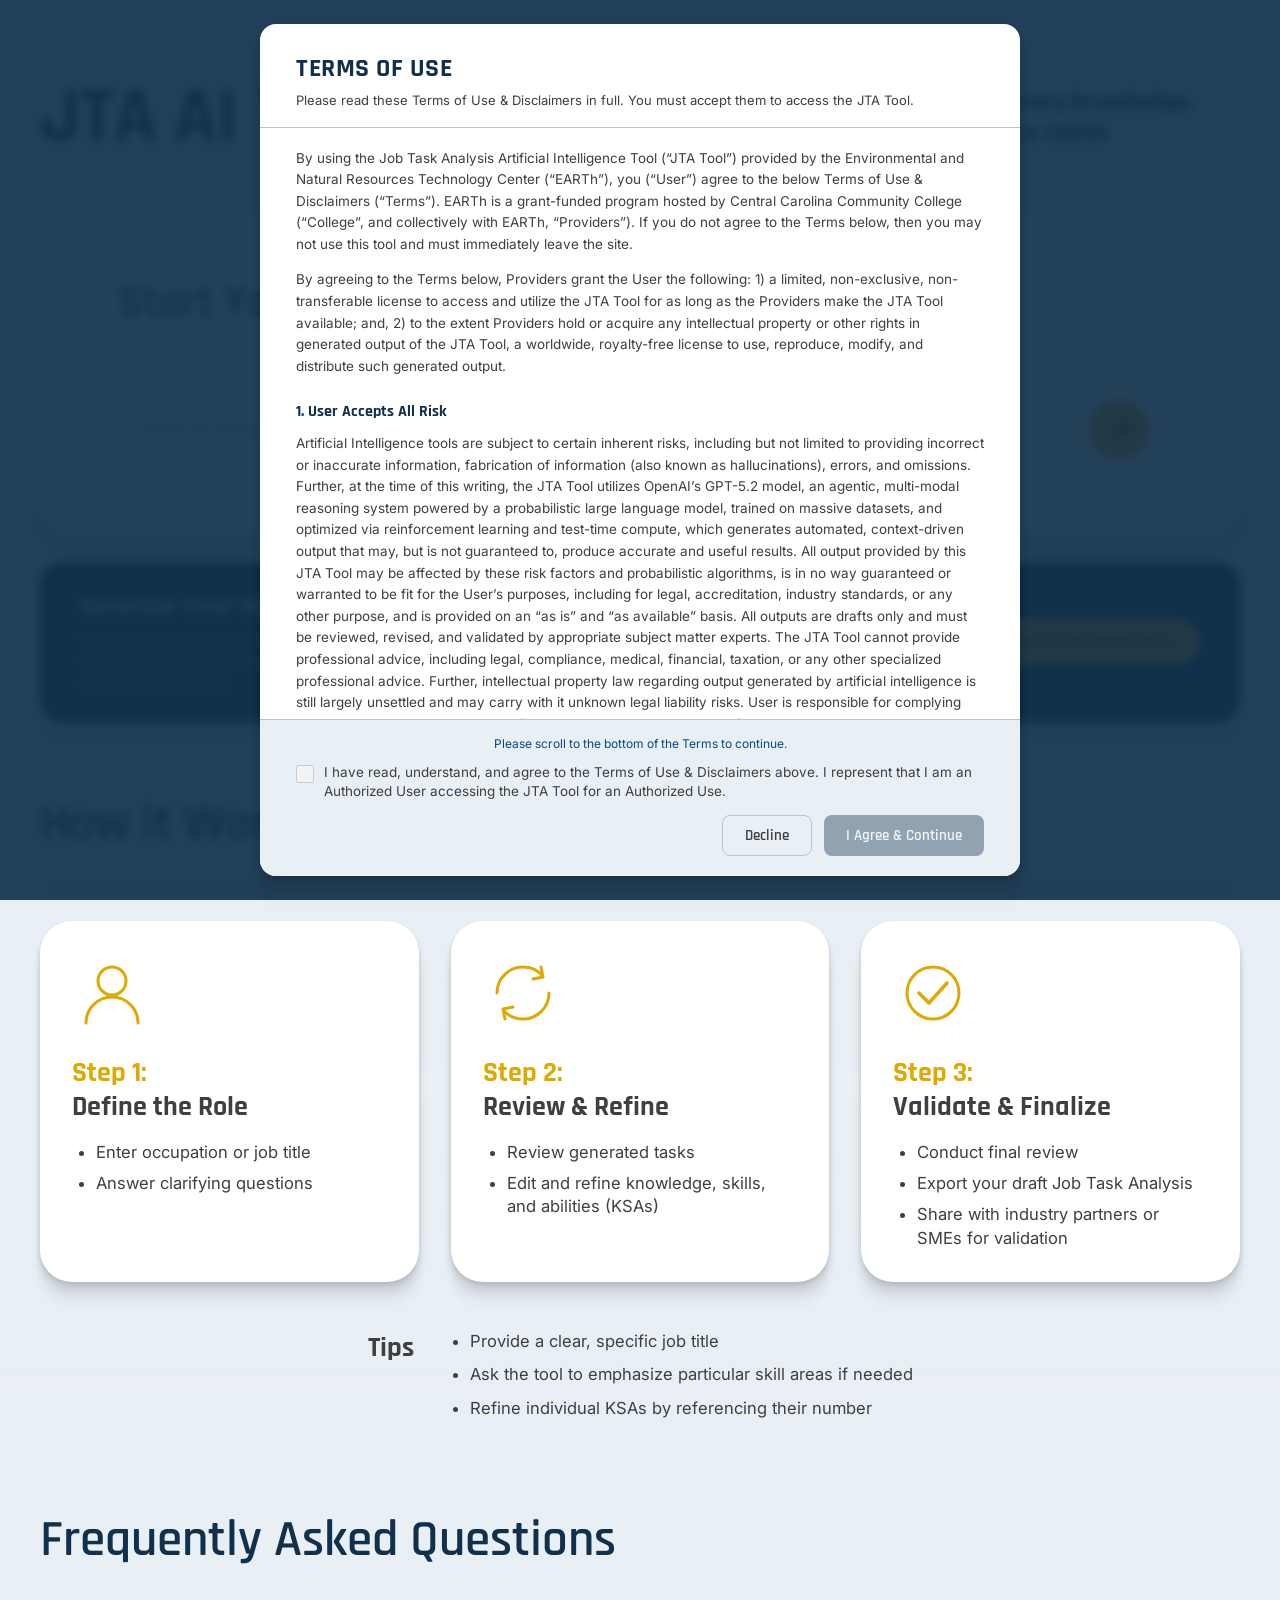
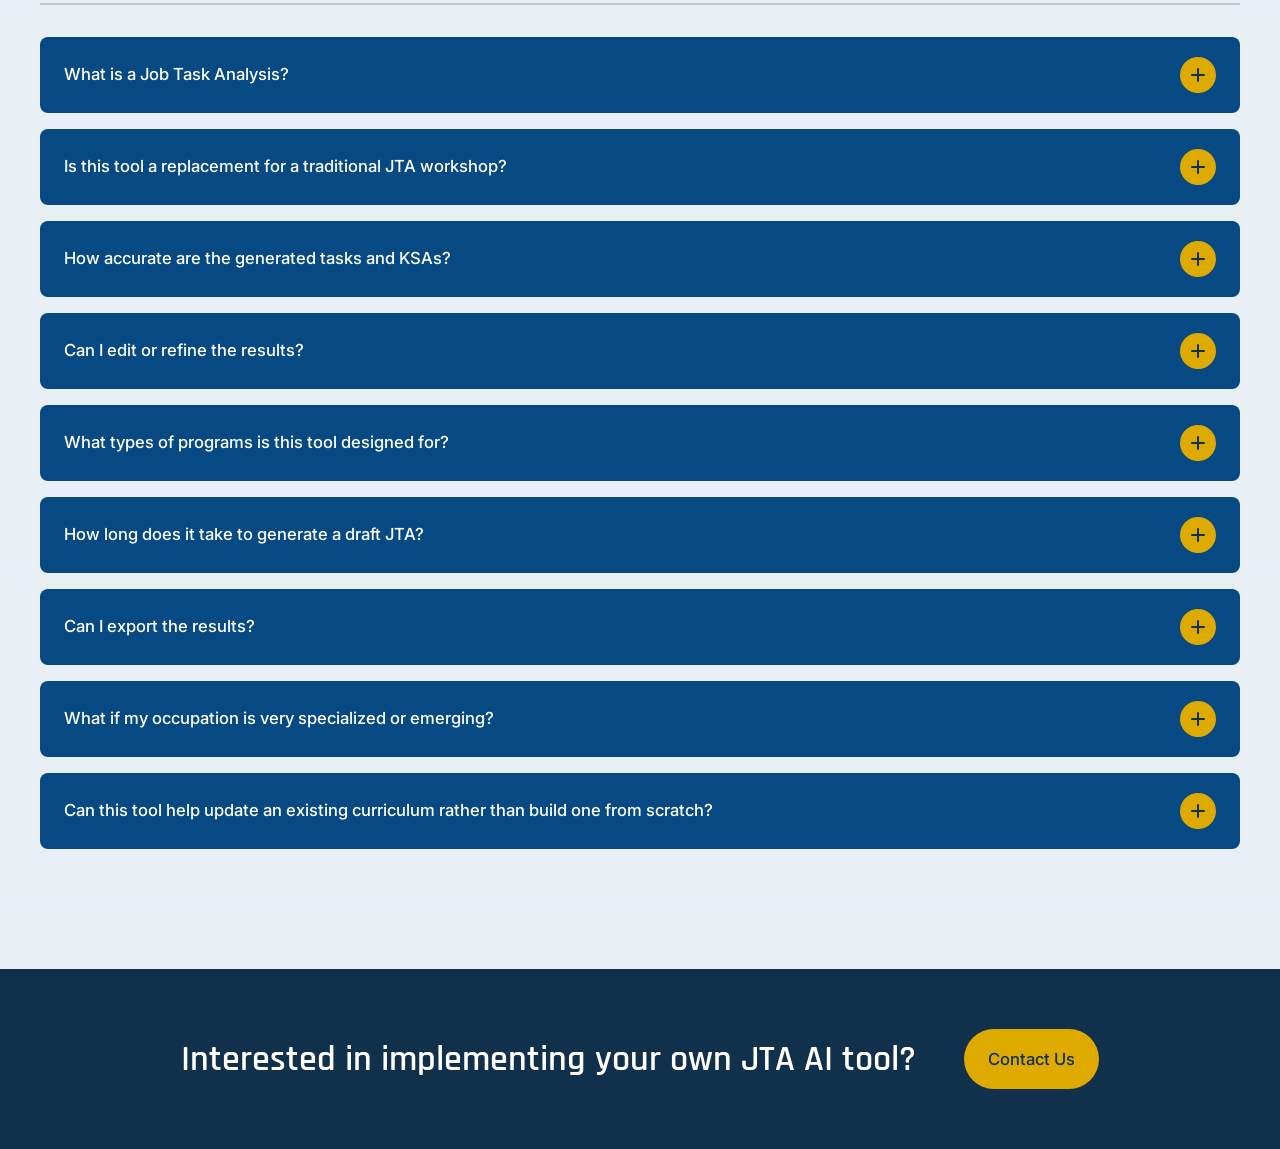
<file: index.html>
<!DOCTYPE html>
<html lang="en">
<head>
<meta charset="UTF-8">
<meta name="viewport" content="width=device-width, initial-scale=1.0">
<title>JTA AI Tool</title>
<link href="https://fonts.googleapis.com/css2?family=Rajdhani:wght@400;500;600;700&family=Inter:wght@400;500&display=swap" rel="stylesheet">
<style>
  :root {
    --light-blue: #e8eff5;
    --dark-blue: #11304b;
    --mid-blue: #064983;
    --gold: #dfaa00;
    --white: #ffffff;
    --charcoal: #3f3f3f;
    --border: #c3c3c3;
    --shadow: 0px 2px 4px rgba(0,0,0,0.10), 0px 8px 8px rgba(0,0,0,0.09), 0px 18px 11px rgba(0,0,0,0.05), 0px 32px 13px rgba(0,0,0,0.01), 0px 50px 14px rgba(0,0,0,0);
  }

  * { box-sizing: border-box; margin: 0; padding: 0; }

  body {
    font-family: 'Inter', sans-serif;
    background: var(--light-blue);
    color: var(--charcoal);
    min-height: 100vh;
  }

  /* ── HERO SECTION ── */
  .hero-section {
    background: linear-gradient(180deg, rgba(255,255,255,0) 0%, var(--light-blue) 100%), var(--light-blue);
    padding: 72px 40px 48px;
  }
  .hero-inner {
    max-width: 1300px;
    margin: 0 auto;
    display: flex;
    gap: 42px;
    align-items: center;
  }
  .hero-title {
    font-family: 'Rajdhani', sans-serif;
    font-size: clamp(40px, 6vw, 92px);
    line-height: 1.2;
    color: var(--dark-blue);
    white-space: nowrap;
    flex-shrink: 0;
  }
  .hero-title strong { font-weight: 700; }
  .hero-title span { font-weight: 500; }
  .hero-divider {
    width: 2px;
    height: clamp(60px, 7vw, 111px);
    background: var(--dark-blue);
    flex-shrink: 0;
  }
  .hero-desc {
    font-family: 'Rajdhani', sans-serif;
    font-size: clamp(18px, 2vw, 38px);
    font-weight: 700;
    color: var(--dark-blue);
    line-height: 1.2;
  }

  /* ── CHAT SECTION ── */
  .chat-section {
    padding: 0 40px 72px;
    background: linear-gradient(180deg, rgba(255,255,255,0) 0%, var(--light-blue) 100%), var(--light-blue);
  }
  .chat-card {
    max-width: 1300px;
    margin: 0 auto;
    background: var(--white);
    border: 1px solid var(--border);
    border-radius: 32px;
    box-shadow: var(--shadow);
    padding: clamp(32px, 5vw, 80px) clamp(24px, 6vw, 120px);
  }
  .chat-card-title {
    font-family: 'Rajdhani', sans-serif;
    font-size: clamp(24px, 3.5vw, 59px);
    font-weight: 600;
    color: var(--dark-blue);
    line-height: 1.2;
    margin-bottom: 32px;
  }

  /* Chat window */
  #chat-window {
    overflow-y: auto;
    display: flex;
    flex-direction: column;
    gap: 16px;
    margin-bottom: 24px;
    scroll-behavior: smooth;
    transition: max-height 0.3s ease;
  }
  #chat-window.has-messages {
    max-height: 420px;
    min-height: 80px;
  }
  #chat-window::-webkit-scrollbar { width: 5px; }
  #chat-window::-webkit-scrollbar-track { background: transparent; }
  #chat-window::-webkit-scrollbar-thumb { background: var(--border); border-radius: 3px; }

  .chat-message {
    display: flex;
    gap: 12px;
    animation: fadeSlideIn 0.3s ease;
  }
  @keyframes fadeSlideIn {
    from { opacity: 0; transform: translateY(8px); }
    to { opacity: 1; transform: translateY(0); }
  }
  .chat-message.user-message { flex-direction: row-reverse; }

  .avatar {
    width: 40px; height: 40px;
    border-radius: 50%;
    display: flex; align-items: center; justify-content: center;
    font-family: 'Rajdhani', sans-serif;
    font-size: 0.8rem;
    font-weight: 700;
    flex-shrink: 0;
  }
  .assistant-message .avatar { background: var(--dark-blue); color: var(--gold); border: 2px solid var(--gold); }
  .user-message .avatar { background: var(--gold); color: var(--dark-blue); }

  .bubble {
    max-width: 75%;
    padding: 14px 20px;
    border-radius: 14px;
    font-family: 'Inter', sans-serif;
    font-size: 1rem;
    line-height: 1.55;
  }
  .assistant-message .bubble {
    background: var(--light-blue);
    color: var(--charcoal);
    border-radius: 4px 14px 14px 14px;
    border-left: 3px solid var(--gold);
  }
  .user-message .bubble {
    background: var(--dark-blue);
    color: var(--white);
    border-radius: 14px 4px 14px 14px;
  }
  .system-message { justify-content: center; }
  .system-message .bubble {
    background: transparent;
    color: rgba(63,63,63,0.5);
    font-size: 0.85rem;
    font-style: italic;
    padding: 4px 0;
    border: none;
    max-width: 100%;
  }

  /* Typing indicator */
  .typing-indicator {
    display: flex;
    gap: 5px;
    align-items: center;
    padding: 14px 18px;
  }
  .typing-indicator span {
    width: 7px; height: 7px;
    border-radius: 50%;
    background: rgba(63,63,63,0.4);
    animation: bounce 1.2s ease-in-out infinite;
  }
  .typing-indicator span:nth-child(2) { animation-delay: 0.2s; }
  .typing-indicator span:nth-child(3) { animation-delay: 0.4s; }
  @keyframes bounce {
    0%, 60%, 100% { transform: translateY(0); }
    30% { transform: translateY(-6px); background: var(--gold); }
  }

  /* ── Pill Input ── */
  .input-pill {
    background: var(--white);
    border: 1px solid var(--border);
    border-radius: 132px;
    padding: 12px 12px 12px 24px;
    display: flex;
    align-items: center;
    gap: 12px;
  }
  #message-input {
    flex: 1;
    border: none;
    outline: none;
    font-family: 'Inter', sans-serif;
    font-size: clamp(14px, 1.3vw, 24px);
    font-weight: 500;
    color: var(--charcoal);
    background: transparent;
    resize: none;
    min-height: 0px;
    max-height: 120px;
    line-height: 1.5;
  }
  #message-input::placeholder { color: rgba(63,63,63,0.5); }
  #send-button {
    width: 60px; height: 60px;
    border-radius: 60px;
    background: var(--gold);
    border: none;
    cursor: pointer;
    display: flex; align-items: center; justify-content: center;
    flex-shrink: 0;
    transition: opacity 0.2s, transform 0.15s;
  }
  #send-button:hover { opacity: 0.85; transform: scale(1.05); }
  #send-button:disabled { opacity: 0.45; cursor: not-allowed; transform: none; }
  #send-button svg { width: 28px; height: 28px; }

  /* ── Download strip ── */
  .download-strip {
    max-width: 1300px;
    margin: 24px auto 0;
    background: var(--dark-blue);
    border-radius: 24px;
    padding: 28px 40px;
    display: flex;
    align-items: center;
    justify-content: space-between;
    gap: 20px;
    box-shadow: var(--shadow);
  }
  .download-strip-text h3 {
    font-family: 'Rajdhani', sans-serif;
    font-size: clamp(20px, 2vw, 32px);
    font-weight: 600;
    color: var(--white);
    margin-bottom: 6px;
  }
  .download-strip-text p {
    font-family: 'Inter', sans-serif;
    font-size: 0.9rem;
    color: rgba(255,255,255,0.6);
    max-width: 500px;
    line-height: 1.5;
  }
  #excel-button {
    background: var(--gold);
    color: var(--dark-blue);
    border: none;
    border-radius: 50px;
    padding: 14px 28px;
    font-family: 'Inter', sans-serif;
    font-size: 0.9rem;
    font-weight: 600;
    cursor: pointer;
    white-space: nowrap;
    display: flex;
    align-items: center;
    gap: 8px;
    transition: opacity 0.2s, transform 0.15s;
    flex-shrink: 0;
  }
  #excel-button:hover { opacity: 0.85; transform: translateY(-1px); }
  #excel-button:disabled { opacity: 0.45; cursor: not-allowed; transform: none; }

  /* ── CONTENT SECTION ── */
  .content-section {
    padding: 0 40px 120px;
    background: linear-gradient(180deg, rgba(255,255,255,0) 0%, var(--light-blue) 100%), var(--light-blue);
    display: flex;
    flex-direction: column;
    gap: 90px;
    align-items: center;
  }

  /* ── HOW IT WORKS ── */
  .how-it-works {
    max-width: 1300px;
    width: 100%;
    display: flex;
    flex-direction: column;
    gap: 32px;
  }
  .section-title {
    font-family: 'Rajdhani', sans-serif;
    font-size: clamp(30px, 4vw, 59px);
    font-weight: 600;
    color: var(--dark-blue);
    line-height: 1.2;
  }
  .section-divider {
    height: 2px;
    background: var(--border);
    width: 100%;
  }
  .steps-grid {
    display: grid;
    grid-template-columns: repeat(3, 1fr);
    gap: 32px;
  }
  .step-card {
    background: var(--white);
    border-radius: 32px;
    padding: 32px;
    box-shadow: var(--shadow);
    display: flex;
    flex-direction: column;
    gap: 24px;
  }
  .step-icon {
    width: 80px; height: 80px;
    flex-shrink: 0;
  }
  .step-heading {
    font-family: 'Rajdhani', sans-serif;
    font-size: clamp(20px, 2.2vw, 38px);
    font-weight: 700;
    line-height: 1.2;
  }
  .step-heading .step-num { color: var(--gold); }
  .step-heading .step-name { color: var(--charcoal); display: block; }
  .step-bullets {
    list-style: disc;
    padding-left: 24px;
    display: flex;
    flex-direction: column;
    gap: 8px;
  }
  .step-bullets li {
    font-family: 'Inter', sans-serif;
    font-size: clamp(13px, 1.3vw, 24px);
    color: var(--charcoal);
    line-height: 1.4;
  }

  /* ── TIPS ── */
  .tips-row {
    display: flex;
    gap: 32px;
    align-items: flex-start;
    padding-top: 16px;
    justify-content: center;
  }
  .tips-label {
    font-family: 'Rajdhani', sans-serif;
    font-size: clamp(20px, 2.2vw, 38px);
    font-weight: 700;
    color: var(--charcoal);
    line-height: 1.2;
    white-space: nowrap;
    padding-top: 2px;
  }
  .tips-list {
    list-style: disc;
    padding-left: 24px;
    display: flex;
    flex-direction: column;
    gap: 10px;
  }
  .tips-list li {
    font-family: 'Inter', sans-serif;
    font-size: clamp(13px, 1.3vw, 24px);
    color: var(--charcoal);
    line-height: 1.4;
  }

  /* ── FAQ ── */
  .faq-section {
    max-width: 1300px;
    width: 100%;
    display: flex;
    flex-direction: column;
    gap: 32px;
  }
  .faq-list {
    display: flex;
    flex-direction: column;
    gap: 16px;
  }
  .faq-question {
    background: var(--mid-blue);
    color: var(--white);
    padding: 20px 24px;
    display: flex;
    align-items: center;
    gap: 24px;
    cursor: pointer;
    width: 100%;
    border: none;
    text-align: left;
    font-family: 'Inter', sans-serif;
    font-size: clamp(14px, 1.3vw, 24px);
    font-weight: 500;
    line-height: 1.3;
    border-radius: 8px;
    transition: border-radius 0.15s;
  }
  .faq-question.open { border-radius: 8px 8px 0 0; }
  .faq-question span { flex: 1; }
  .faq-toggle {
    width: 36px; height: 36px;
    flex-shrink: 0;
    position: relative;
    transition: transform 0.3s;
    background: var(--gold);
    border-radius: 50%;
  }
  .faq-toggle::before,
  .faq-toggle::after {
    content: '';
    position: absolute;
    background: var(--dark-blue);
    border-radius: 3px;
  }
  .faq-toggle::before { width: 2px; height: 14px; top: 11px; left: 17px; }
  .faq-toggle::after  { width: 14px; height: 2px; top: 17px; left: 11px; }
  .faq-toggle.open { transform: rotate(45deg); }
  .faq-answer {
    background: var(--white);
    overflow: hidden;
    max-height: 0;
    padding: 0 32px;
    transition: max-height 0.3s ease, padding 0.3s ease;
    border-radius: 0 0 8px 8px;
  }
  .faq-answer.open {
    max-height: 400px;
    padding: 24px 32px;
  }
  .faq-answer p {
    font-family: 'Inter', sans-serif;
    font-size: clamp(13px, 1.3vw, 24px);
    font-weight: 400;
    color: var(--dark-blue);
    line-height: 1.5;
  }

  /* ── FOOTER CTA ── */
  .footer-cta {
    background: var(--dark-blue);
    padding: 60px clamp(24px, 8vw, 120px);
    display: flex;
    align-items: center;
    justify-content: center;
    gap: 48px;
    flex-wrap: nowrap;
  }
  .footer-cta-text {
    font-family: 'Rajdhani', sans-serif;
    font-size: clamp(22px, 3vw, 36px);
    font-weight: 600;
    color: var(--white);
    line-height: 1.2;
  }
  .contact-btn {
    background: var(--gold);
    color: var(--dark-blue);
    border: none;
    border-radius: 60px;
    padding: 12px 24px;
    height: 60px;
    font-family: 'Inter', sans-serif;
    font-size: clamp(14px, 1.3vw, 24px);
    font-weight: 500;
    cursor: pointer;
    display: flex;
    align-items: center;
    gap: 12px;
    white-space: nowrap;
    text-decoration: none;
    transition: opacity 0.2s, transform 0.15s;
    flex-shrink: 0;
  }
  .contact-btn:hover { opacity: 0.85; transform: translateY(-1px); }
  .contact-btn img { width: 28px; height: 28px; object-fit: contain; }

  /* ── Spinner ── */
  .spinner {
    width: 18px; height: 18px;
    border: 2px solid rgba(255,255,255,0.3);
    border-top-color: white;
    border-radius: 50%;
    animation: spin 0.7s linear infinite;
    display: inline-block;
    vertical-align: middle;
  }
  .spinner.dark {
    border-color: rgba(17,48,75,0.25);
    border-top-color: var(--dark-blue);
  }
  @keyframes spin { to { transform: rotate(360deg); } }

  /* ── Responsive ── */
  @media (max-width: 960px) {
    .steps-grid { grid-template-columns: 1fr; }
  }
  @media (max-width: 700px) {
    .hero-inner { flex-direction: column; gap: 16px; }
    .hero-title { white-space: normal; }
    .hero-divider { width: 100%; height: 2px; }
    .hero-section, .chat-section, .content-section { padding-left: 16px; padding-right: 16px; }
    .download-strip { flex-direction: column; align-items: flex-start; }
    .footer-cta { flex-wrap: wrap; gap: 24px; justify-content: center; text-align: center; }
  }

  /* ── FEEDBACK MODAL ── */
  #feedback-modal-overlay {
    display: none;
    position: fixed;
    inset: 0;
    background: rgba(6, 73, 131, 0.55);
    z-index: 9998;
    align-items: center;
    justify-content: center;
    padding: 24px;
    overflow-y: auto;
  }
  #feedback-modal-overlay.visible { display: flex; }
  #feedback-modal {
    background: var(--white);
    border-radius: 16px;
    box-shadow: var(--shadow);
    padding: 40px 44px 28px;
    max-width: 520px;
    width: 100%;
    max-height: calc(100vh - 48px);
    overflow-y: auto;
    position: relative;
  }
  #feedback-modal h2 {
    font-family: 'Rajdhani', sans-serif;
    font-size: 28px;
    font-weight: 700;
    color: var(--dark-blue);
    margin-bottom: 8px;
  }
  #feedback-modal .feedback-subtitle {
    font-family: 'Inter', sans-serif;
    font-size: 14px;
    color: var(--charcoal);
    line-height: 1.5;
    margin-bottom: 24px;
  }
  #feedback-modal .feedback-close {
    position: absolute;
    top: 16px;
    right: 16px;
    width: 32px;
    height: 32px;
    border: none;
    background: transparent;
    color: var(--charcoal);
    font-size: 24px;
    line-height: 1;
    cursor: pointer;
    border-radius: 50%;
    transition: background 0.15s;
  }
  #feedback-modal .feedback-close:hover { background: var(--light-blue); }

  /* Progress */
  .feedback-progress {
    margin-bottom: 20px;
  }
  .feedback-progress-text {
    display: block;
    font-family: 'Inter', sans-serif;
    font-size: 12px;
    font-weight: 600;
    letter-spacing: 0.6px;
    text-transform: uppercase;
    color: rgba(17,48,75,0.55);
    margin-bottom: 8px;
  }
  .feedback-progress-bar {
    width: 100%;
    height: 4px;
    background: var(--light-blue);
    border-radius: 4px;
    overflow: hidden;
  }
  .feedback-progress-fill {
    height: 100%;
    width: 0;
    background: var(--gold);
    border-radius: 4px;
    transition: width 0.3s ease;
  }

  /* Steps */
  .feedback-step {
    border: none;
    padding: 0;
    margin: 0;
    display: none;
    min-height: 168px;
  }
  .feedback-step.active {
    display: block;
    animation: feedbackStepIn 0.25s ease;
  }
  @keyframes feedbackStepIn {
    from { opacity: 0; transform: translateY(6px); }
    to   { opacity: 1; transform: translateY(0); }
  }

  .feedback-question-text {
    display: block;
    font-family: 'Inter', sans-serif;
    font-size: 16px;
    font-weight: 600;
    color: var(--dark-blue);
    margin-bottom: 18px;
    line-height: 1.4;
    padding: 0;
  }
  .rating-scale {
    display: flex;
    gap: 8px;
    justify-content: space-between;
  }
  .rating-option {
    display: flex;
    flex-direction: column;
    align-items: center;
    gap: 6px;
    flex: 1;
    cursor: pointer;
    padding: 4px 0;
  }
  .rating-option input[type="radio"] {
    appearance: none;
    -webkit-appearance: none;
    width: 32px;
    height: 32px;
    border: 2px solid var(--border);
    border-radius: 50%;
    margin: 0;
    cursor: pointer;
    transition: border-color 0.15s, background 0.15s, transform 0.1s;
    background: var(--white);
  }
  .rating-option input[type="radio"]:hover { border-color: var(--gold); }
  .rating-option input[type="radio"]:focus-visible {
    outline: 2px solid var(--gold);
    outline-offset: 2px;
  }
  .rating-option input[type="radio"]:checked {
    background: var(--gold);
    border-color: var(--gold);
  }
  .rating-option .rating-number {
    font-family: 'Inter', sans-serif;
    font-size: 13px;
    font-weight: 500;
    color: var(--charcoal);
  }
  .rating-anchors {
    display: flex;
    justify-content: space-between;
    margin-top: 8px;
    font-family: 'Inter', sans-serif;
    font-size: 11px;
    font-weight: 500;
    color: rgba(63,63,63,0.7);
    letter-spacing: 0.2px;
  }

  #feedback-open-response {
    width: 100%;
    min-height: 110px;
    padding: 12px 14px;
    border: 1px solid var(--border);
    border-radius: 10px;
    font-family: 'Inter', sans-serif;
    font-size: 14px;
    color: var(--charcoal);
    line-height: 1.5;
    resize: vertical;
    background: var(--white);
    transition: border-color 0.15s;
  }
  #feedback-open-response:focus {
    outline: none;
    border-color: var(--gold);
  }
  #feedback-open-response::placeholder { color: rgba(63,63,63,0.5); }

  /* Actions */
  .feedback-actions {
    display: flex;
    justify-content: space-between;
    align-items: center;
    gap: 12px;
    margin-top: 24px;
    padding-top: 18px;
    border-top: 1px solid var(--border);
  }
  .feedback-actions-right {
    display: flex;
    gap: 12px;
    margin-left: auto;
  }
  .feedback-actions button {
    font-family: 'Inter', sans-serif;
    font-size: 14px;
    font-weight: 600;
    padding: 11px 24px;
    border-radius: 50px;
    border: none;
    cursor: pointer;
    transition: opacity 0.2s, transform 0.15s, background 0.2s, color 0.2s;
  }
  #feedback-prev-btn {
    background: transparent;
    color: var(--charcoal);
    border: 1px solid var(--border);
  }
  #feedback-prev-btn:hover { background: var(--light-blue); border-color: var(--dark-blue); }
  #feedback-next-btn,
  #feedback-submit-btn {
    background: var(--gold);
    color: var(--dark-blue);
  }
  #feedback-next-btn:hover:not(:disabled),
  #feedback-submit-btn:hover:not(:disabled) { opacity: 0.85; transform: translateY(-1px); }
  #feedback-next-btn:disabled,
  #feedback-submit-btn:disabled { opacity: 0.4; cursor: not-allowed; transform: none; }
  [hidden] { display: none !important; }

  /* Thank-you state */
  .feedback-thank-you {
    text-align: center;
    padding: 24px 8px 8px;
    animation: feedbackStepIn 0.3s ease;
  }
  .feedback-thank-you-icon {
    width: 56px;
    height: 56px;
    margin: 0 auto 18px;
    background: var(--gold);
    border-radius: 50%;
    display: flex;
    align-items: center;
    justify-content: center;
  }
  .feedback-thank-you p {
    font-family: 'Rajdhani', sans-serif;
    font-size: 22px;
    font-weight: 600;
    color: var(--dark-blue);
    line-height: 1.3;
    margin: 0;
  }

  @media (max-width: 560px) {
    #feedback-modal { padding: 32px 24px 20px; }
    #feedback-modal h2 { font-size: 22px; }
    .rating-option input[type="radio"] { width: 28px; height: 28px; }
    .rating-option .rating-number { font-size: 12px; }
    .rating-anchors { font-size: 10px; }
    .feedback-actions { flex-direction: column-reverse; align-items: stretch; }
    .feedback-actions-right { flex-direction: column-reverse; margin-left: 0; }
    .feedback-actions button { width: 100%; }
  }

  /* ── TERMS OF USE GATE ── */
  #jta-terms-overlay {
    position: fixed;
    inset: 0;
    background: rgba(17, 48, 75, 0.92);
    -webkit-backdrop-filter: blur(4px);
    backdrop-filter: blur(4px);
    z-index: 10000;
    display: flex;
    align-items: center;
    justify-content: center;
    padding: 24px;
  }
  #jta-terms-overlay[hidden] { display: none; }
  #jta-terms-modal {
    background: var(--white);
    border-radius: 16px;
    box-shadow: var(--shadow);
    max-width: 760px;
    width: 100%;
    max-height: calc(100vh - 48px);
    display: flex;
    flex-direction: column;
    overflow: hidden;
  }
  #jta-terms-main {
    display: flex;
    flex-direction: column;
    flex: 1 1 auto;
    min-height: 0;
    overflow: hidden;
  }
  #jta-terms-modal .terms-header {
    padding: 28px 36px 16px;
    border-bottom: 1px solid var(--border);
    flex: none;
  }
  #jta-terms-modal h2 {
    font-family: 'Rajdhani', sans-serif;
    font-size: 26px;
    font-weight: 700;
    color: var(--dark-blue);
    margin: 0;
    text-transform: uppercase;
    letter-spacing: 0.5px;
  }
  #jta-terms-modal .terms-intro-note {
    font-family: 'Inter', sans-serif;
    font-size: 13px;
    color: var(--charcoal);
    margin: 6px 0 0;
    line-height: 1.5;
  }
  .terms-body {
    overflow-y: auto;
    -webkit-overflow-scrolling: touch;
    padding: 20px 36px;
    font-family: 'Inter', sans-serif;
    font-size: 13.5px;
    line-height: 1.6;
    color: var(--charcoal);
    flex: 1 1 auto;
    min-height: 0;
  }
  .terms-body p { margin: 0 0 14px; }
  .terms-body h3 {
    font-family: 'Rajdhani', sans-serif;
    font-size: 16px;
    font-weight: 700;
    color: var(--dark-blue);
    margin: 22px 0 8px;
  }
  .terms-footer {
    border-top: 1px solid var(--border);
    padding: 16px 36px 20px;
    background: var(--light-blue);
    flex: none;
  }
  .terms-scroll-hint {
    font-size: 12px;
    color: var(--mid-blue);
    font-family: 'Inter', sans-serif;
    margin: 0 0 12px;
    text-align: center;
    transition: opacity 0.2s;
  }
  .terms-agree-row {
    display: flex;
    align-items: flex-start;
    gap: 10px;
    margin-bottom: 14px;
    font-family: 'Inter', sans-serif;
    font-size: 13.5px;
    color: var(--charcoal);
  }
  .terms-agree-row input[type="checkbox"] {
    width: 18px;
    height: 18px;
    margin-top: 2px;
    flex: none;
    accent-color: var(--mid-blue);
    cursor: pointer;
  }
  .terms-agree-row input[type="checkbox"]:disabled { cursor: not-allowed; }
  .terms-agree-row label { cursor: pointer; line-height: 1.4; }
  .terms-actions {
    display: flex;
    gap: 12px;
    justify-content: flex-end;
  }
  .terms-actions button {
    font-family: 'Rajdhani', sans-serif;
    font-size: 15px;
    font-weight: 600;
    padding: 10px 22px;
    border-radius: 8px;
    cursor: pointer;
    border: none;
    transition: opacity 0.15s, transform 0.15s;
  }
  #jta-terms-decline {
    background: transparent;
    color: var(--charcoal);
    border: 1px solid var(--border);
  }
  #jta-terms-decline:hover { background: var(--white); border-color: var(--dark-blue); }
  #jta-terms-accept {
    background: var(--dark-blue);
    color: var(--white);
  }
  #jta-terms-accept:hover:not(:disabled) { opacity: 0.9; transform: translateY(-1px); }
  #jta-terms-accept:disabled { opacity: 0.4; cursor: not-allowed; }
  .terms-declined {
    padding: 40px 36px;
    text-align: center;
    font-family: 'Inter', sans-serif;
  }
  .terms-declined p {
    font-size: 14px;
    color: var(--charcoal);
    line-height: 1.6;
    margin: 0 0 20px;
  }
  @media (max-width: 560px) {
    #jta-terms-modal .terms-header { padding: 22px 20px 14px; }
    #jta-terms-modal h2 { font-size: 22px; }
    .terms-body { padding: 16px 20px; }
    .terms-footer { padding: 14px 20px 18px; }
    .terms-actions { flex-direction: column-reverse; }
    .terms-actions button { width: 100%; }
  }
</style>
</head>
<body>

<!-- TERMS OF USE GATE -->
<div id="jta-terms-overlay" role="dialog" aria-modal="true" aria-labelledby="jta-terms-heading">
  <div id="jta-terms-modal">
    <div id="jta-terms-main">
      <div class="terms-header">
        <h2 id="jta-terms-heading">Terms of Use</h2>
        <p class="terms-intro-note">Please read these Terms of Use &amp; Disclaimers in full. You must accept them to access the JTA Tool.</p>
      </div>
      <div class="terms-body" id="jta-terms-body" tabindex="0">
        <p>By using the Job Task Analysis Artificial Intelligence Tool (&ldquo;JTA Tool&rdquo;) provided by the Environmental and Natural Resources Technology Center (&ldquo;EARTh&rdquo;), you (&ldquo;User&rdquo;) agree to the below Terms of Use &amp; Disclaimers (&ldquo;Terms&rdquo;). EARTh is a grant-funded program hosted by Central Carolina Community College (&ldquo;College&rdquo;, and collectively with EARTh, &ldquo;Providers&rdquo;). If you do not agree to the Terms below, then you may not use this tool and must immediately leave the site.</p>
        <p>By agreeing to the Terms below, Providers grant the User the following: 1) a limited, non-exclusive, non-transferable license to access and utilize the JTA Tool for as long as the Providers make the JTA Tool available; and, 2) to the extent Providers hold or acquire any intellectual property or other rights in generated output of the JTA Tool, a worldwide, royalty-free license to use, reproduce, modify, and distribute such generated output.</p>

        <h3>1. User Accepts All Risk</h3>
        <p>Artificial Intelligence tools are subject to certain inherent risks, including but not limited to providing incorrect or inaccurate information, fabrication of information (also known as hallucinations), errors, and omissions. Further, at the time of this writing, the JTA Tool utilizes OpenAI&rsquo;s GPT-5.2 model, an agentic, multi-modal reasoning system powered by a probabilistic large language model, trained on massive datasets, and optimized via reinforcement learning and test-time compute, which generates automated, context-driven output that may, but is not guaranteed to, produce accurate and useful results. All output provided by this JTA Tool may be affected by these risk factors and probabilistic algorithms, is in no way guaranteed or warranted to be fit for the User&rsquo;s purposes, including for legal, accreditation, industry standards, or any other purpose, and is provided on an &ldquo;as is&rdquo; and &ldquo;as available&rdquo; basis. All outputs are drafts only and must be reviewed, revised, and validated by appropriate subject matter experts. The JTA Tool cannot provide professional advice, including legal, compliance, medical, financial, taxation, or any other specialized professional advice. Further, intellectual property law regarding output generated by artificial intelligence is still largely unsettled and may carry with it unknown legal liability risks. User is responsible for complying with all applicable local, state, and federal laws. User agrees to bear full responsibility and to accept all risk associated with the use of the JTA Tool and any output created by the use of the JTA Tool.</p>

        <h3>2. User Representations Regarding Input</h3>
        <p>User represents and warrants that User has all necessary and legally required rights to any prompts, writing, data, files, records, or other information input into the JTA Tool, including but not limited to intellectual property rights. User further represents and warrants that User will not input any copyrighted data, proprietary data, confidential information, personally identifiable information, protected health information (e.g., HIPAA-protected information), protected student information (e.g., FERPA-protected information), trade secrets, or any other sensitive or protected data or information, whether third-party or otherwise, (&ldquo;Sensitive Data&rdquo;) into the JTA Tool.</p>

        <h3>3. User Representations Regarding Right to Use &amp; Approved Usage</h3>
        <p>The JTA Tool is solely for use by college faculty, workforce development staff, and approved industry partners (&ldquo;Authorized User&rdquo;). The JTA Tool is not for use by the general public or minors. The JTA Tool is solely for the use of constructing a Job Task Analysis on behalf of the User&rsquo;s college and its industry partners (&ldquo;Authorized Use&rdquo;). It is not intended for any other use whatsoever. User represents and warrants that User is an Authorized User and shall only use the tool for an Authorized Use. User further represents and warrants that User will not utilize the JTA Tool for illegal or unlawful purposes. If User utilizes the JTA Tool and either a) is not an Authorized User or b) uses the tool for any use other than an Authorized Use, User is in material breach of these Terms (altogether, an &ldquo;Unauthorized User&rdquo;). Unauthorized Users are owed no duty of care by the Providers and may be subject to legal action by the Providers.</p>

        <h3>4. Retention of Inputs</h3>
        <p>The JTA Tool itself does not save user input. As a session-based tool, each visit to the JTA Tool starts a new session and inputs are saved solely for the duration of that session. Sessions are managed through randomly generated session identifiers, and no personal information is used to create or maintain a session. When a session is terminated, no data is retained by the JTA Tool. As of the date of this writing, the JTA Tool utilizes OpenAI&rsquo;s GPT-5.2 model and Microsoft&rsquo;s Azure OpenAI Service (&ldquo;Third-Party Tools&rdquo;). Third-Party Tools may retain data for abuse and misuse monitoring. All retention periods are subject to the third-party tool provider&rsquo;s policies; as of the date of this writing, Azure&rsquo;s abuse and misuse monitoring period is thirty (30) days. User is encouraged to review the terms and conditions, end user license agreements, and any other legal terms connected to Third-Party Tool providers (&ldquo;Third-Party Terms&rdquo;).</p>

        <h3>5. Disclaimer Regarding Third-Party Tools</h3>
        <p>Providers disclaim all responsibility for the errors, omissions, actions, and any other damages arising from third parties (&ldquo;Third-Party Actions&rdquo;) whose tools are integrated into the JTA Tool. User acknowledges and agrees to waive all claims against Providers for any Third-Party Actions. User is encouraged to familiarize themselves with any Third-Party Tools and how they use, process, and otherwise handle information.</p>

        <h3>6. &ldquo;Black Box&rdquo; Data &amp; Security Commitments</h3>
        <p>The JTA Tool is constructed using a &ldquo;Black Box&rdquo; design. Under this design, inputs and outputs remain within the Providers&rsquo; Azure region and are covered by Microsoft&rsquo;s enterprise security commitments, including Microsoft Products and Services Data Protection Addendum, applicable security certifications, and legally binding indemnification and contractual arrangements. User is encouraged to familiarize themselves with the third-party security commitments.</p>

        <h3>7. Currentness &amp; Recency of Terms</h3>
        <p>These Terms are current as of July 23, 2026. Providers strive to maintain these Terms with the most recent information as possible and will take commercially reasonable steps to ensure recency. Providers shall not be held responsible for out-of-date information, and it is the User&rsquo;s responsibility to be aware of any difference between information contained in these Terms and Third-Party Terms at the time the User accesses and uses the JTA Tool. Providers retain the right to modify these Terms at any time and without notice to User beyond the posting of these Terms to this site.</p>

        <h3>8. Waiver, Release, &amp; Indemnification</h3>
        <p>User waives and releases Providers from any and all claims arising from User&rsquo;s utilization of the JTA Tool or its outputs, including all direct, indirect, consequential, incidental, or other damages. User further agrees to defend, indemnify, and hold harmless Providers from any claims, damages, fees, or other expenses by third parties arising out of User&rsquo;s utilization of the JTA Tool or its output. In the event that Providers are found liable for any claim, damage, or other expense, Providers&rsquo; liability shall be limited to the amount and manner permitted under North Carolina law, including but not limited to the North Carolina Tort Claims Act, Article 31 of Chapter 143 of the North Carolina General Statutes.</p>

        <h3>9. Miscellaneous Terms</h3>
        <p>These Terms and the use of the JTA Tool by the User are governed by the laws of the State of North Carolina, whose courts shall have sole and exclusive jurisdiction over any controversy arising in connection with these terms or said use. References to Providers within these Terms shall mean the Providers themselves as well as the Providers&rsquo; employees, agents, officers, directors, trustees, heirs, and assigns. Providers&rsquo; decision to not enforce a provision of these Terms in any particular instance shall not be construed as a waiver of the provision or these Terms, and all provisions and Terms shall remain in full force and effect. The JTA Tool is provided as a service to Authorized Users by the Providers, is for the sole benefit of Authorized Users and the Providers, and is not intended to create any rights, benefits, or cause of actions for a third party. If any of these Terms is determined to be unenforceable or illegal by a court of competent jurisdiction, the remainder of these Terms shall remain in full force and effect, with both parties taking reasonable, good faith efforts to give effect to the original intent of the Terms. These Terms shall be considered the entire agreement between the User and the Providers, superseding all prior representations and agreements, whether oral, written, or otherwise.</p>
      </div>
      <div class="terms-footer">
        <p class="terms-scroll-hint" id="jta-terms-scroll-hint">Please scroll to the bottom of the Terms to continue.</p>
        <div class="terms-agree-row">
          <input type="checkbox" id="jta-terms-checkbox" disabled>
          <label for="jta-terms-checkbox">I have read, understand, and agree to the Terms of Use &amp; Disclaimers above. I represent that I am an Authorized User accessing the JTA Tool for an Authorized Use.</label>
        </div>
        <div class="terms-actions">
          <button type="button" id="jta-terms-decline">Decline</button>
          <button type="button" id="jta-terms-accept" disabled>I Agree &amp; Continue</button>
        </div>
      </div>
    </div>
    <div id="jta-terms-declined" class="terms-declined" hidden>
      <h2>Access Declined</h2>
      <p>You must accept the Terms of Use &amp; Disclaimers to access the JTA Tool. If you did not intend to decline, you may review the Terms again.</p>
      <div class="terms-actions" style="justify-content: center;">
        <button type="button" id="jta-terms-review">Review Terms</button>
      </div>
    </div>
  </div>
</div>

<!-- HERO -->
<div class="hero-section">
  <div class="hero-inner">
    <h1 class="hero-title"><strong>JTA AI</strong> <span>Tool</span></h1>
    <div class="hero-divider"></div>
    <p class="hero-desc">AI-supported Job Task Analysis identifies the necessary knowledge, skills, and abilities to align curriculum with workforce needs</p>
  </div>
</div>

<!-- CHAT SECTION -->
<div class="chat-section">
  <div class="chat-card">
    <h2 class="chat-card-title">Start Your Job Task Analysis</h2>

    <div id="chat-window">
      <!-- messages injected here by JS -->
    </div>

    <div class="input-pill">
      <textarea
        id="message-input"
        rows="1"
        placeholder="Enter an occupation or job title (e.g., Wind Turbine Technician, Water Operator I)"
      ></textarea>
      <button id="send-button" title="Send message">
        <svg width="28" height="28" viewBox="0 0 24 24" fill="none" aria-hidden="true">
          <path d="M5 12h14M13 6l6 6-6 6" stroke="#11304b" stroke-width="2.5" stroke-linecap="round" stroke-linejoin="round"/>
        </svg>
      </button>
    </div>
  </div>

  <!-- Download Report -->
  <div class="download-strip">
    <div class="download-strip-text">
      <h3>Generate Final Report</h3>
      <p>When your conversation is complete and the occupation is clearly defined, click the button to generate and download your structured JTA report as an Excel file.</p>
    </div>
    <button id="excel-button">
      <svg width="16" height="16" viewBox="0 0 24 24" fill="none">
        <path d="M21 15v4a2 2 0 0 1-2 2H5a2 2 0 0 1-2-2v-4" stroke="currentColor" stroke-width="2.2" stroke-linecap="round"/>
        <polyline points="7 10 12 15 17 10" stroke="currentColor" stroke-width="2.2" stroke-linecap="round" stroke-linejoin="round"/>
        <line x1="12" y1="15" x2="12" y2="3" stroke="currentColor" stroke-width="2.2" stroke-linecap="round"/>
      </svg>
      Generate &amp; Download Excel
    </button>
  </div>
</div>

<!-- CONTENT SECTION -->
<div class="content-section">

  <!-- HOW IT WORKS -->
  <div class="how-it-works">
    <h2 class="section-title">How it Works</h2>
    <div class="section-divider"></div>
    <div class="steps-grid">
      <div class="step-card">
        <div class="step-icon">
          <svg width="80" height="80" viewBox="0 0 80 80" fill="none" aria-hidden="true">
            <circle cx="40" cy="28" r="14" stroke="#dfaa00" stroke-width="3"/>
            <path d="M14 70c0-14.359 11.641-26 26-26s26 11.641 26 26" stroke="#dfaa00" stroke-width="3" stroke-linecap="round"/>
          </svg>
        </div>
        <div>
          <div class="step-heading">
            <span class="step-num">Step 1: </span>
            <span class="step-name">Define the Role</span>
          </div>
          <ul class="step-bullets" style="margin-top:16px;">
            <li>Enter occupation or job title</li>
            <li>Answer clarifying questions</li>
          </ul>
        </div>
      </div>
      <div class="step-card">
        <div class="step-icon">
          <svg width="80" height="80" viewBox="0 0 80 80" fill="none" aria-hidden="true">
            <path d="M14 40C14 25.64 25.64 14 40 14c7.8 0 14.8 3.4 19.6 8.8" stroke="#dfaa00" stroke-width="3" stroke-linecap="round"/>
            <path d="M58 14l2 10-10 2" stroke="#dfaa00" stroke-width="3" stroke-linecap="round" stroke-linejoin="round"/>
            <path d="M66 40c0 14.36-11.64 26-26 26-7.8 0-14.8-3.4-19.6-8.8" stroke="#dfaa00" stroke-width="3" stroke-linecap="round"/>
            <path d="M22 66l-2-10 10-2" stroke="#dfaa00" stroke-width="3" stroke-linecap="round" stroke-linejoin="round"/>
          </svg>
        </div>
        <div>
          <div class="step-heading">
            <span class="step-num">Step 2: </span>
            <span class="step-name">Review &amp; Refine</span>
          </div>
          <ul class="step-bullets" style="margin-top:16px;">
            <li>Review generated tasks</li>
            <li>Edit and refine knowledge, skills, and abilities (KSAs)</li>
          </ul>
        </div>
      </div>
      <div class="step-card">
        <div class="step-icon">
          <svg width="80" height="80" viewBox="0 0 80 80" fill="none" aria-hidden="true">
            <circle cx="40" cy="40" r="26" stroke="#dfaa00" stroke-width="3"/>
            <path d="M26 40l10 10 18-20" stroke="#dfaa00" stroke-width="3.5" stroke-linecap="round" stroke-linejoin="round"/>
          </svg>
        </div>
        <div>
          <div class="step-heading">
            <span class="step-num">Step 3: </span>
            <span class="step-name">Validate &amp; Finalize</span>
          </div>
          <ul class="step-bullets" style="margin-top:16px;">
            <li>Conduct final review</li>
            <li>Export your draft Job Task Analysis</li>
            <li>Share with industry partners or SMEs for validation</li>
          </ul>
        </div>
      </div>
    </div>

    <!-- TIPS -->
    <div class="tips-row">
      <span class="tips-label">Tips</span>
      <ul class="tips-list">
        <li>Provide a clear, specific job title</li>
        <li>Ask the tool to emphasize particular skill areas if needed</li>
        <li>Refine individual KSAs by referencing their number</li>
      </ul>
    </div>
  </div>

  <!-- FAQ -->
  <div class="faq-section">
    <h2 class="section-title">Frequently Asked Questions</h2>
    <div class="section-divider"></div>
    <div class="faq-list">

      <div class="faq-item">
        <button class="faq-question" onclick="toggleFaq(this)">
          <span>What is a Job Task Analysis?</span>
          <div class="faq-toggle"></div>
        </button>
        <div class="faq-answer">
          <p>A Job Task Analysis (JTA) is a systematic process used to identify and document the specific tasks, knowledge, skills, and abilities required to perform a job effectively. It is commonly used in workforce development, education, and credentialing to ensure training, curricula, and assessments are aligned with real-world job requirements.</p>
        </div>
      </div>

      <div class="faq-item">
        <button class="faq-question" onclick="toggleFaq(this)">
          <span>Is this tool a replacement for a traditional JTA workshop?</span>
          <div class="faq-toggle"></div>
        </button>
        <div class="faq-answer">
          <p>No. This tool generates a structured draft Job Task Analysis based on your inputs. It is designed to accelerate the process and provide a starting point that can be reviewed and refined with industry subject matter experts.</p>
        </div>
      </div>

      <div class="faq-item">
        <button class="faq-question" onclick="toggleFaq(this)">
          <span>How accurate are the generated tasks and KSAs?</span>
          <div class="faq-toggle"></div>
        </button>
        <div class="faq-answer">
          <p>The quality of the output depends on the specificity of your inputs. The tool organizes tasks and knowledge, skills, and abilities based on structured prompts, but all outputs should be reviewed and validated with industry partners before final use.</p>
        </div>
      </div>

      <div class="faq-item">
        <button class="faq-question" onclick="toggleFaq(this)">
          <span>Can I edit or refine the results?</span>
          <div class="faq-toggle"></div>
        </button>
        <div class="faq-answer">
          <p>Yes. You can refine the generated tasks and KSAs within the tool. You can ask it to emphasize specific technical areas or revise individual KSAs by referencing their number.</p>
        </div>
      </div>

      <div class="faq-item">
        <button class="faq-question" onclick="toggleFaq(this)">
          <span>What types of programs is this tool designed for?</span>
          <div class="faq-toggle"></div>
        </button>
        <div class="faq-answer">
          <p>The tool is designed for two-year technician programs, NSF ATE projects, and workforce-aligned curriculum development initiatives. It can be used across a wide range of technical and applied fields.</p>
        </div>
      </div>

      <div class="faq-item">
        <button class="faq-question" onclick="toggleFaq(this)">
          <span>How long does it take to generate a draft JTA?</span>
          <div class="faq-toggle"></div>
        </button>
        <div class="faq-answer">
          <p>Most users can generate an initial draft within minutes. Additional time may be needed to refine and validate the results with faculty and industry partners.</p>
        </div>
      </div>

      <div class="faq-item">
        <button class="faq-question" onclick="toggleFaq(this)">
          <span>Can I export the results?</span>
          <div class="faq-toggle"></div>
        </button>
        <div class="faq-answer">
          <p>Yes. Once you have reviewed and refined your draft, you can export the Job Task Analysis for sharing, further editing, or use in grant proposals and curriculum documentation.</p>
        </div>
      </div>

      <div class="faq-item">
        <button class="faq-question" onclick="toggleFaq(this)">
          <span>What if my occupation is very specialized or emerging?</span>
          <div class="faq-toggle"></div>
        </button>
        <div class="faq-answer">
          <p>You can still use the tool. Provide as much context as possible when defining the role. The tool works best when given specific industry focus areas, technologies, or work settings to consider.</p>
        </div>
      </div>

      <div class="faq-item">
        <button class="faq-question" onclick="toggleFaq(this)">
          <span>Can this tool help update an existing curriculum rather than build one from scratch?</span>
          <div class="faq-toggle"></div>
        </button>
        <div class="faq-answer">
          <p>Yes. Many users begin with an existing program and use the tool to identify gaps, outdated skills, or emerging workforce needs that should be incorporated.</p>
        </div>
      </div>

    </div>
  </div>

</div>

<!-- FOOTER CTA -->
<footer class="footer-cta">
  <p class="footer-cta-text">Interested in implementing your own JTA AI tool?</p>
  <a href="#" class="contact-btn">Contact Us</a>
</footer>

<script>
  // ── FAQ Accordion ──
  function toggleFaq(btn) {
    const answer = btn.nextElementSibling;
    const toggle = btn.querySelector('.faq-toggle');
    const isOpen = answer.classList.contains('open');

    document.querySelectorAll('.faq-answer').forEach(a => a.classList.remove('open'));
    document.querySelectorAll('.faq-question').forEach(q => {
      q.classList.remove('open');
      q.querySelector('.faq-toggle').classList.remove('open');
    });

    if (!isOpen) {
      answer.classList.add('open');
      btn.classList.add('open');
      toggle.classList.add('open');
    }
  }

  // ── API / Chat Logic ──
  const API_BASE_URL = 'https://earthcenterportal.azurewebsites.net/api/Jta';
  const STORAGE_KEY_SESSION = 'jta_session_id';
  const STORAGE_KEY_HISTORY = 'jta_chat_history';

  const chatWindow = document.getElementById('chat-window');
  const messageInput = document.getElementById('message-input');
  const sendButton = document.getElementById('send-button');
  const excelButton = document.getElementById('excel-button');

  let history = [];

  function getSessionId() {
    let sessionId = localStorage.getItem(STORAGE_KEY_SESSION);
    if (!sessionId) {
      sessionId = crypto.randomUUID();
      localStorage.setItem(STORAGE_KEY_SESSION, sessionId);
    }
    return sessionId;
  }

  function loadLocalHistory() {
    const json = localStorage.getItem(STORAGE_KEY_HISTORY);
    return json ? JSON.parse(json) : [];
  }

  function saveLocalHistory(hist) {
    localStorage.setItem(STORAGE_KEY_HISTORY, JSON.stringify(hist));
  }

  function appendMessage(role, content, skipSave = false) {
    const messageContent = content || '';

    chatWindow.classList.add('has-messages');

    const msgDiv = document.createElement('div');
    msgDiv.classList.add('chat-message');

    if (role === 'user') {
      msgDiv.classList.add('user-message');
      msgDiv.innerHTML = `
        <div class="avatar">You</div>
        <div class="bubble">${messageContent.replace(/\n/g, '<br>')}</div>
      `;
    } else if (role === 'system') {
      msgDiv.classList.add('system-message');
      msgDiv.innerHTML = `<div class="bubble">${messageContent}</div>`;
    } else {
      msgDiv.classList.add('assistant-message');
      msgDiv.innerHTML = `
        <div class="avatar">JTA</div>
        <div class="bubble">${messageContent.replace(/\n/g, '<br>')}</div>
      `;
    }

    chatWindow.appendChild(msgDiv);
    chatWindow.scrollTop = chatWindow.scrollHeight;

    if (!skipSave && role !== 'system') {
      history = loadLocalHistory();
      history.push({ Role: role, Content: messageContent });
      saveLocalHistory(history);
    }
  }

  function showTyping() {
    const el = document.createElement('div');
    el.classList.add('chat-message', 'assistant-message');
    el.id = 'typing-indicator';
    el.innerHTML = `
      <div class="avatar">JTA</div>
      <div class="bubble typing-indicator">
        <span></span><span></span><span></span>
      </div>
    `;
    chatWindow.classList.add('has-messages');
    chatWindow.appendChild(el);
    chatWindow.scrollTop = chatWindow.scrollHeight;
  }

  function removeTyping() {
    const el = document.getElementById('typing-indicator');
    if (el) el.remove();
  }

  function setLoading(buttonId, loading) {
    const btn = document.getElementById(buttonId);
    if (buttonId === 'send-button') {
      btn.disabled = loading;
      btn.innerHTML = loading
        ? `<div class="spinner dark"></div>`
        : `<svg width="28" height="28" viewBox="0 0 24 24" fill="none" aria-hidden="true"><path d="M5 12h14M13 6l6 6-6 6" stroke="#11304b" stroke-width="2.5" stroke-linecap="round" stroke-linejoin="round"/></svg>`;
    } else {
      btn.disabled = loading;
      btn.innerHTML = loading
        ? `<div class="spinner dark"></div> Generating&hellip;`
        : `<svg width="16" height="16" viewBox="0 0 24 24" fill="none"><path d="M21 15v4a2 2 0 0 1-2 2H5a2 2 0 0 1-2-2v-4" stroke="currentColor" stroke-width="2.2" stroke-linecap="round"/><polyline points="7 10 12 15 17 10" stroke="currentColor" stroke-width="2.2" stroke-linecap="round" stroke-linejoin="round"/><line x1="12" y1="15" x2="12" y2="3" stroke="currentColor" stroke-width="2.2" stroke-linecap="round"/></svg> Generate &amp; Download Excel`;
    }
  }

  const INPUT_PLACEHOLDER = messageInput.getAttribute('placeholder');

  async function initializeChat() {
    getSessionId();
    history = loadLocalHistory();
    if (history.length > 0) {
      markChatStarted();
      history.forEach(msg => appendMessage(msg.Role, msg.Content, true));
      messageInput.removeAttribute('placeholder');
    }
  }

  async function handleSendMessage() {
    const userMessage = messageInput.value.trim();
    if (!userMessage) return;
    markChatStarted();
    appendMessage('user', userMessage, false);
    messageInput.removeAttribute('placeholder');
    messageInput.value = '';
    messageInput.style.height = 'auto';
    showTyping();
    setLoading('send-button', true);
    try {
      const updatedHistory = loadLocalHistory();
      const requestBody = JSON.stringify({ ChatHistory: updatedHistory });
      const response = await fetch(`${API_BASE_URL}/SendChatMessage`, {
        method: 'POST',
        headers: { 'Content-Type': 'application/json' },
        body: requestBody
      });
      removeTyping();
      if (response.ok) {
        const data = await response.json();
        appendMessage('assistant', data.assistantResponse || 'No response received from assistant.', false);
      } else {
        const errorText = await response.text();
        appendMessage('system', `Error: Could not get assistant response. Status ${response.status}.`, true);
        console.error('API Error:', errorText);
      }
    } catch (error) {
      removeTyping();
      appendMessage('system', 'Network error. Could not reach the API.', true);
      console.error('Error during chat:', error);
    } finally {
      setLoading('send-button', false);
    }
  }

  async function handleExcelGenerate() {
    const currentHistory = loadLocalHistory();
    if (currentHistory.length === 0) {
      alert('Please start a conversation first to define the occupation before generating the report.');
      return;
    }
    setLoading('excel-button', true);
    try {
      const requestBody = JSON.stringify({ ChatHistory: currentHistory });
      const response = await fetch(`${API_BASE_URL}/GenerateJtaExcel`, {
        method: 'POST',
        headers: { 'Content-Type': 'application/json' },
        body: requestBody
      });
      if (response.ok) {
        const contentDisposition = response.headers.get('Content-Disposition');
        let filename = 'JTA_Export.xlsx';
        if (contentDisposition) {
          const match = contentDisposition.match(/filename\*?=['"]?(?:UTF-\d['"]*)?([^;\r\n"']*)['"]?;?/i);
          if (match && match[1]) filename = decodeURIComponent(match[1].replace(/['"]/g, ''));
        }
        const blob = await response.blob();
        if (blob.size === 0) {
          alert('The server returned an empty file. Please try again.');
          return;
        }
        const excelBlob = new Blob([blob], { type: 'application/vnd.openxmlformats-officedocument.spreadsheetml.sheet' });
        const url = window.URL.createObjectURL(excelBlob);
        const a = document.createElement('a');
        a.style.display = 'none';
        a.href = url;
        a.download = filename;
        document.body.appendChild(a);
        a.click();
        setTimeout(() => {
          window.URL.revokeObjectURL(url);
          a.remove();
        }, 1000);
        markSessionEnded();
        showFeedbackModal();
      } else {
        const errorText = await response.text();
        const shortError = errorText.length > 200 ? errorText.substring(0, 200) + '…' : errorText;
        alert(`Error generating Excel file (HTTP ${response.status}): ${shortError}`);
      }
    } catch (error) {
      console.error('Download error:', error);
      alert('A network error occurred while attempting to download the file.');
    } finally {
      setLoading('excel-button', false);
    }
  }

  // ── Auto-resize textarea ──
  messageInput.addEventListener('input', function() {
    this.style.height = 'auto';
    this.style.height = Math.min(this.scrollHeight, 120) + 'px';
  });

  // ── Session Expiry ──
  // Once the chat has started, the browser's native confirmation prompt guards
  // against accidentally closing the tab/window. `chatStarted` arms the guard.
  let chatStarted = false;

  function clearSession() {
    localStorage.removeItem(STORAGE_KEY_HISTORY);
    localStorage.removeItem(STORAGE_KEY_SESSION);
    history = [];
    chatWindow.innerHTML = '';
    chatWindow.classList.remove('has-messages');
    messageInput.setAttribute('placeholder', INPUT_PLACEHOLDER);
  }

  // Called once the user begins a conversation — arms the close guard.
  function markChatStarted() {
    chatStarted = true;
  }

  // Called once the JTA export has downloaded — the session's work is done, so
  // disarm the close guard and stop prompting on tab/window close.
  function markSessionEnded() {
    chatStarted = false;
  }

  // Native browser confirmation when the user tries to close/navigate away
  // after starting the chat. The browser shows its own "Leave site?" prompt.
  window.addEventListener('beforeunload', (e) => {
    if (!chatStarted) return;
    e.preventDefault();
    e.returnValue = '';
  });

  // Clear session silently when user leaves the page
  window.addEventListener('pagehide', clearSession);

  // ── Feedback Modal — step-by-step wizard ──
  const FEEDBACK_THANK_YOU_MS = 2200;
  const FEEDBACK_ENDPOINT = 'https://formspree.io/f/xdenzrzv';

  let feedbackOverlay   = null;
  let feedbackForm      = null;
  let feedbackThankYou  = null;
  let feedbackPrevBtn   = null;
  let feedbackNextBtn   = null;
  let feedbackSubmitBtn = null;
  let feedbackSteps     = [];
  let feedbackCurrentStep = 1;
  let feedbackThankYouTimer = null;

  function feedbackStepIsValid(stepEl) {
    if (!stepEl) return false;
    const radios = stepEl.querySelectorAll('input[type="radio"]');
    if (radios.length === 0) return true; // open-ended step is optional
    return Array.from(radios).some(r => r.checked);
  }

  function feedbackAllRatingsAnswered() {
    return feedbackSteps.every(step => {
      const radios = step.querySelectorAll('input[type="radio"]');
      if (radios.length === 0) return true;
      return Array.from(radios).some(r => r.checked);
    });
  }

  function feedbackGoToStep(step) {
    if (!feedbackSteps.length) return;
    feedbackCurrentStep = Math.max(1, Math.min(step, feedbackSteps.length));
    feedbackSteps.forEach((el, idx) => {
      el.classList.toggle('active', idx === feedbackCurrentStep - 1);
    });
    feedbackUpdateProgress();
    feedbackUpdateButtons();
  }

  function feedbackUpdateProgress() {
    const current = document.getElementById('feedback-step-current');
    const total   = document.getElementById('feedback-step-total');
    const fill    = document.getElementById('feedback-progress-fill');
    if (current) current.textContent = feedbackCurrentStep;
    if (total)   total.textContent   = feedbackSteps.length;
    if (fill)    fill.style.width    = (feedbackCurrentStep / feedbackSteps.length * 100) + '%';
  }

  function feedbackUpdateButtons() {
    if (!feedbackPrevBtn || !feedbackNextBtn || !feedbackSubmitBtn) return;
    const isFirst = feedbackCurrentStep === 1;
    const isLast  = feedbackCurrentStep === feedbackSteps.length;
    const activeStep = feedbackSteps[feedbackCurrentStep - 1];

    feedbackPrevBtn.hidden   = isFirst;
    feedbackNextBtn.hidden   = isLast;
    feedbackSubmitBtn.hidden = !isLast;

    feedbackNextBtn.disabled   = !feedbackStepIsValid(activeStep);
    feedbackSubmitBtn.disabled = !feedbackAllRatingsAnswered();
  }

  function feedbackReset() {
    if (feedbackThankYouTimer) { clearTimeout(feedbackThankYouTimer); feedbackThankYouTimer = null; }
    if (feedbackForm)     { feedbackForm.reset(); feedbackForm.hidden = false; }
    if (feedbackThankYou) { feedbackThankYou.hidden = true; }
    feedbackGoToStep(1);
  }

  function showFeedbackModal() {
    if (!feedbackOverlay) return;
    feedbackReset();
    feedbackOverlay.classList.add('visible');
  }

  function hideFeedbackModal() {
    if (feedbackOverlay) feedbackOverlay.classList.remove('visible');
    if (feedbackThankYouTimer) { clearTimeout(feedbackThankYouTimer); feedbackThankYouTimer = null; }
  }

  function handleFeedbackSubmit(e) {
    e.preventDefault();
    if (!feedbackAllRatingsAnswered()) return;
    const formData = new FormData(e.target);
    // Flat payload so each field is its own readable column in Formspree.
    const payload = {
      sessionId: getSessionId(),
      submittedAt: new Date().toISOString(),
      openResponse: (formData.get('open-response') || '').toString().trim(),
      _subject: 'JTA Tool feedback'
    };
    for (let i = 1; i <= 5; i++) {
      const value = formData.get('q' + i);
      payload['q' + i] = value !== null ? Number(value) : null;
    }

    if (feedbackSubmitBtn) feedbackSubmitBtn.disabled = true;

    fetch(FEEDBACK_ENDPOINT, {
      method: 'POST',
      headers: { 'Content-Type': 'application/json', 'Accept': 'application/json' },
      body: JSON.stringify(payload)
    }).catch(err => {
      // Non-fatal: don't trap the user if the network hiccups.
      console.error('JTA feedback submission failed:', err);
    });

    if (feedbackForm)     feedbackForm.hidden = true;
    if (feedbackThankYou) feedbackThankYou.hidden = false;
    feedbackThankYouTimer = setTimeout(hideFeedbackModal, FEEDBACK_THANK_YOU_MS);
  }

  // ── Event Listeners ──
  document.addEventListener('DOMContentLoaded', () => {
    feedbackOverlay   = document.getElementById('feedback-modal-overlay');
    feedbackForm      = document.getElementById('feedback-form');
    feedbackThankYou  = document.getElementById('feedback-thank-you');
    feedbackPrevBtn   = document.getElementById('feedback-prev-btn');
    feedbackNextBtn   = document.getElementById('feedback-next-btn');
    feedbackSubmitBtn = document.getElementById('feedback-submit-btn');
    feedbackSteps     = Array.from(document.querySelectorAll('.feedback-step'));

    if (feedbackForm) {
      feedbackForm.addEventListener('submit', handleFeedbackSubmit);
      feedbackForm.addEventListener('change', feedbackUpdateButtons);
    }
    if (feedbackPrevBtn) feedbackPrevBtn.addEventListener('click', () => feedbackGoToStep(feedbackCurrentStep - 1));
    if (feedbackNextBtn) feedbackNextBtn.addEventListener('click', () => feedbackGoToStep(feedbackCurrentStep + 1));
    const feedbackCloseBtn = document.getElementById('feedback-close-btn');
    if (feedbackCloseBtn) feedbackCloseBtn.addEventListener('click', hideFeedbackModal);

    feedbackGoToStep(1);

    sendButton.addEventListener('click', handleSendMessage);
    messageInput.addEventListener('keydown', (e) => {
      if (e.key === 'Enter' && !e.shiftKey) {
        e.preventDefault();
        handleSendMessage();
      }
    });
    excelButton.addEventListener('click', handleExcelGenerate);
    initializeChat();
  });
</script>

<!-- FEEDBACK MODAL -->
<div id="feedback-modal-overlay">
  <div id="feedback-modal" role="dialog" aria-modal="true" aria-labelledby="feedback-modal-title">
    <button type="button" id="feedback-close-btn" class="feedback-close" aria-label="Close feedback survey">&times;</button>
    <h2 id="feedback-modal-title">Help us make this tool better!</h2>
    <p class="feedback-subtitle">Your JTA download is on its way. How was the experience?</p>

    <form id="feedback-form" novalidate>
      <div class="feedback-progress" aria-hidden="true">
        <span class="feedback-progress-text">
          Question <span id="feedback-step-current">1</span> of <span id="feedback-step-total">6</span>
        </span>
        <div class="feedback-progress-bar">
          <div class="feedback-progress-fill" id="feedback-progress-fill"></div>
        </div>
      </div>

      <fieldset class="feedback-step" data-step="1">
        <legend class="feedback-question-text">1. The JTA tool was easy to use.</legend>
        <div class="rating-scale">
          <label class="rating-option"><input type="radio" name="q1" value="1"><span class="rating-number">1</span></label>
          <label class="rating-option"><input type="radio" name="q1" value="2"><span class="rating-number">2</span></label>
          <label class="rating-option"><input type="radio" name="q1" value="3"><span class="rating-number">3</span></label>
          <label class="rating-option"><input type="radio" name="q1" value="4"><span class="rating-number">4</span></label>
          <label class="rating-option"><input type="radio" name="q1" value="5"><span class="rating-number">5</span></label>
        </div>
        <div class="rating-anchors">
          <span>Strongly Disagree</span>
          <span>Strongly Agree</span>
        </div>
      </fieldset>

      <fieldset class="feedback-step" data-step="2">
        <legend class="feedback-question-text">2. The clarifying questions the tool asked were relevant to the role I was building a JTA for.</legend>
        <div class="rating-scale">
          <label class="rating-option"><input type="radio" name="q2" value="1"><span class="rating-number">1</span></label>
          <label class="rating-option"><input type="radio" name="q2" value="2"><span class="rating-number">2</span></label>
          <label class="rating-option"><input type="radio" name="q2" value="3"><span class="rating-number">3</span></label>
          <label class="rating-option"><input type="radio" name="q2" value="4"><span class="rating-number">4</span></label>
          <label class="rating-option"><input type="radio" name="q2" value="5"><span class="rating-number">5</span></label>
        </div>
        <div class="rating-anchors">
          <span>Strongly Disagree</span>
          <span>Strongly Agree</span>
        </div>
      </fieldset>

      <fieldset class="feedback-step" data-step="3">
        <legend class="feedback-question-text">3. The Knowledge, Skills, and Abilities the tool generated were accurate and useful.</legend>
        <div class="rating-scale">
          <label class="rating-option"><input type="radio" name="q3" value="1"><span class="rating-number">1</span></label>
          <label class="rating-option"><input type="radio" name="q3" value="2"><span class="rating-number">2</span></label>
          <label class="rating-option"><input type="radio" name="q3" value="3"><span class="rating-number">3</span></label>
          <label class="rating-option"><input type="radio" name="q3" value="4"><span class="rating-number">4</span></label>
          <label class="rating-option"><input type="radio" name="q3" value="5"><span class="rating-number">5</span></label>
        </div>
        <div class="rating-anchors">
          <span>Strongly Disagree</span>
          <span>Strongly Agree</span>
        </div>
      </fieldset>

      <fieldset class="feedback-step" data-step="4">
        <legend class="feedback-question-text">4. I would feel comfortable sharing this JTA with my advisory board or BILT.</legend>
        <div class="rating-scale">
          <label class="rating-option"><input type="radio" name="q4" value="1"><span class="rating-number">1</span></label>
          <label class="rating-option"><input type="radio" name="q4" value="2"><span class="rating-number">2</span></label>
          <label class="rating-option"><input type="radio" name="q4" value="3"><span class="rating-number">3</span></label>
          <label class="rating-option"><input type="radio" name="q4" value="4"><span class="rating-number">4</span></label>
          <label class="rating-option"><input type="radio" name="q4" value="5"><span class="rating-number">5</span></label>
        </div>
        <div class="rating-anchors">
          <span>Strongly Disagree</span>
          <span>Strongly Agree</span>
        </div>
      </fieldset>

      <fieldset class="feedback-step" data-step="5">
        <legend class="feedback-question-text">5. I would use this tool again to build another JTA.</legend>
        <div class="rating-scale">
          <label class="rating-option"><input type="radio" name="q5" value="1"><span class="rating-number">1</span></label>
          <label class="rating-option"><input type="radio" name="q5" value="2"><span class="rating-number">2</span></label>
          <label class="rating-option"><input type="radio" name="q5" value="3"><span class="rating-number">3</span></label>
          <label class="rating-option"><input type="radio" name="q5" value="4"><span class="rating-number">4</span></label>
          <label class="rating-option"><input type="radio" name="q5" value="5"><span class="rating-number">5</span></label>
        </div>
        <div class="rating-anchors">
          <span>Strongly Disagree</span>
          <span>Strongly Agree</span>
        </div>
      </fieldset>

      <div class="feedback-step" data-step="6">
        <label for="feedback-open-response" class="feedback-question-text">What would make this tool more useful for you?</label>
        <textarea
          id="feedback-open-response"
          name="open-response"
          rows="4"
          placeholder="(Optional) Anything you'd add, change, or remove?"
        ></textarea>
      </div>

      <div class="feedback-actions">
        <button type="button" id="feedback-prev-btn" hidden>Previous</button>
        <div class="feedback-actions-right">
          <button type="button" id="feedback-next-btn" disabled>Next</button>
          <button type="submit" id="feedback-submit-btn" hidden disabled>Submit Feedback</button>
        </div>
      </div>
    </form>

    <div id="feedback-thank-you" class="feedback-thank-you" hidden>
      <div class="feedback-thank-you-icon">
        <svg width="28" height="28" viewBox="0 0 24 24" fill="none" aria-hidden="true">
          <path d="M5 12.5l4.5 4.5L19 7" stroke="#11304b" stroke-width="3" stroke-linecap="round" stroke-linejoin="round"/>
        </svg>
      </div>
      <p>Thank you for helping to improve this tool!</p>
    </div>
  </div>
</div>

<script>
// ── Terms of Use gate ──
(function () {
  var TERMS_VERSION     = '2026-07-23';
  var TERMS_STORAGE_KEY = 'jta_terms_accepted';
  var overlay, body, checkbox, acceptBtn, declineBtn, scrollHint, mainView, declinedView, reviewBtn;

  function alreadyAccepted() {
    try { return localStorage.getItem(TERMS_STORAGE_KEY) === TERMS_VERSION; }
    catch (e) { return false; }
  }

  function closeGate() {
    if (overlay) overlay.setAttribute('hidden', '');
    document.body.style.overflow = '';
  }

  function unlockCheckbox() {
    if (checkbox) checkbox.disabled = false;
    if (scrollHint) scrollHint.style.opacity = '0';
  }

  function onScroll() {
    if (!body) return;
    if (body.scrollTop + body.clientHeight >= body.scrollHeight - 24) unlockCheckbox();
  }

  function updateAccept() {
    if (acceptBtn) acceptBtn.disabled = checkbox.disabled || !checkbox.checked;
  }

  function accept() {
    try { localStorage.setItem(TERMS_STORAGE_KEY, TERMS_VERSION); } catch (e) {}
    closeGate();
  }

  function decline() {
    if (mainView)     mainView.hidden = true;
    if (declinedView) declinedView.hidden = false;
  }

  function review() {
    if (declinedView) declinedView.hidden = true;
    if (mainView)     mainView.hidden = false;
    onScroll();
  }

  function init() {
    overlay = document.getElementById('jta-terms-overlay');
    if (!overlay) return;
    if (alreadyAccepted()) { closeGate(); return; }

    body         = document.getElementById('jta-terms-body');
    checkbox     = document.getElementById('jta-terms-checkbox');
    acceptBtn    = document.getElementById('jta-terms-accept');
    declineBtn   = document.getElementById('jta-terms-decline');
    scrollHint   = document.getElementById('jta-terms-scroll-hint');
    mainView     = document.getElementById('jta-terms-main');
    declinedView = document.getElementById('jta-terms-declined');
    reviewBtn    = document.getElementById('jta-terms-review');

    document.body.style.overflow = 'hidden';

    if (body) {
      body.addEventListener('scroll', onScroll);
      // If everything fits without scrolling, don't force a scroll that can't happen.
      if (body.scrollHeight <= body.clientHeight + 24) unlockCheckbox();
    }
    if (checkbox)   checkbox.addEventListener('change', updateAccept);
    if (acceptBtn)  acceptBtn.addEventListener('click', accept);
    if (declineBtn) declineBtn.addEventListener('click', decline);
    if (reviewBtn)  reviewBtn.addEventListener('click', review);
  }

  if (document.readyState === 'loading') {
    document.addEventListener('DOMContentLoaded', init);
  } else {
    init();
  }
})();
</script>
</body>
</html>
</file>
